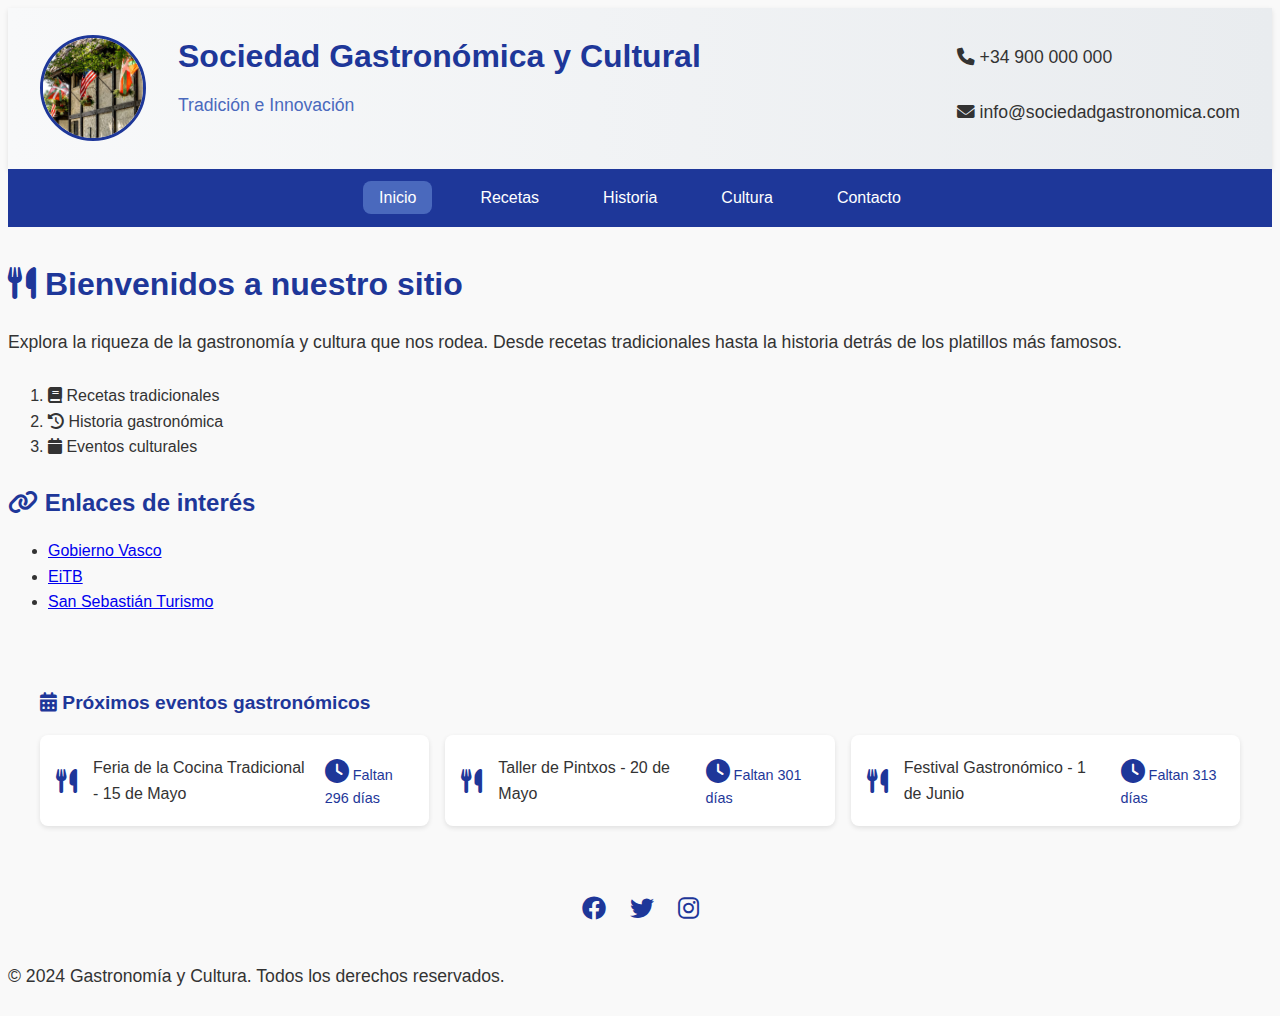
<file: index.html>
<!DOCTYPE html>
<html lang="es">
<head>
    <meta charset="UTF-8">
    <meta name="viewport" content="width=device-width, initial-scale=1.0">
    <meta name="description" content="Sociedad Gastronómica y Cultural del País Vasco. Descubre nuestra rica gastronomía, eventos culturales y tradiciones culinarias vascas.">
    <title>Inicio - Gastronomía y Cultura</title>
    <link rel="stylesheet" href="estilos/estilos.css">
    <link rel="stylesheet" href="https://cdnjs.cloudflare.com/ajax/libs/font-awesome/6.0.0/css/all.min.css">
</head>
<body>
    <!-- Cabecera con logo y título principal -->
<header class="main-header">
    <div class="header-content">
        <div class="logo-title">
            <div class="logo-wrapper">
                <img src="imagenes/Logo.jpg" alt="Logo del sitio" id="logo">
            </div>
            <div class="title-wrapper">
                <h1>Sociedad Gastronómica y Cultural</h1>
                <p class="subtitle">Tradición e Innovación</p>
            </div>
        </div>
        <div class="header-extra">
            <div class="contact-info">
                <p><i class="fas fa-phone"></i> +34 900 000 000</p>
                <p><i class="fas fa-envelope"></i> info@sociedadgastronomica.com</p>
            </div>
        </div>
    </div>
</header>

    <!-- Menú de navegación principal -->
    <nav>
        <ul>
            <li><a href="index.html" class="active">Inicio</a></li>
            <li><a href="recetas.html">Recetas</a></li>
            <li><a href="historia.html">Historia</a></li>
            <li><a href="cultura.html">Cultura</a></li>
            <li><a href="contacto.html">Contacto</a></li>
        </ul>
    </nav>
    <!-- Sección de bienvenida -->
    
        <main>
        <section class="welcome-section">
            <h2><i class="fas fa-utensils"></i> Bienvenidos a nuestro sitio</h2>
            <p>Explora la riqueza de la gastronomía y cultura que nos rodea. Desde recetas tradicionales hasta la historia detrás de los platillos más famosos.</p>
        </section>

        <!-- Secciones destacadas con listas ordenadas y desordenadas -->
        <ol class="main-sections-list">
            <li><i class="fas fa-book"></i> Recetas tradicionales</li>
            <li><i class="fas fa-history"></i> Historia gastronómica</li>
            <li><i class="fas fa-calendar"></i> Eventos culturales</li>
        </ol>
        
        

<!-- Enlaces de interés -->
<section class="links-section">
    <h3><i class="fas fa-link" aria-hidden="true"></i> Enlaces de interés</h3>
    <ul class="links-list">
        <li><a href="https://www.euskadi.eus/" target="_blank" rel="noopener">Gobierno Vasco</a></li>
        <li><a href="https://www.eitb.eus/" target="_blank" rel="noopener">EiTB</a></li>
        <li><a href="https://www.sansebastianturismo.com/" target="_blank" rel="noopener">San Sebastián Turismo</a></li>
    </ul>
</section>

<!-- Eventos -->
<section class="events-section">
    <h4><i class="fas fa-calendar-alt" aria-hidden="true"></i> Próximos eventos gastronómicos</h4>
    <div class="events-grid">
        <div class="event-item">
            <i class="fas fa-utensils" aria-hidden="true"></i>
            <span>Feria de la Cocina Tradicional - 15 de Mayo</span>
        </div>
        <div class="event-item">
            <i class="fas fa-utensils" aria-hidden="true"></i>
            <span>Taller de Pintxos - 20 de Mayo</span>
        </div>
        <div class="event-item">
            <i class="fas fa-utensils" aria-hidden="true"></i>
            <span>Festival Gastronómico - 1 de Junio</span>
        </div>
    </div>
</section>
</main>

<!-- Pie de página -->
<footer class="main-footer">
    <div class="footer-content">
        <div class="contact-info">
        </div>
        <div class="social-links">
            <a href="https://facebook.com/sociedadgastronomica" target="_blank" rel="noopener" aria-label="Síguenos en Facebook"><i class="fab fa-facebook"></i></a>
            <a href="https://twitter.com/sociedadgastronomica" target="_blank" rel="noopener" aria-label="Síguenos en Twitter"><i class="fab fa-twitter"></i></a>
            <a href="https://instagram.com/sociedadgastronomica" target="_blank" rel="noopener" aria-label="Síguenos en Instagram"><i class="fab fa-instagram"></i></a>
        </div>
        <p class="copyright">&copy; 2024 Gastronomía y Cultura. Todos los derechos reservados.</p>
    </div>
</footer>
<script src="funciones/funciones.js"></script>
</body>
</html>
</file>
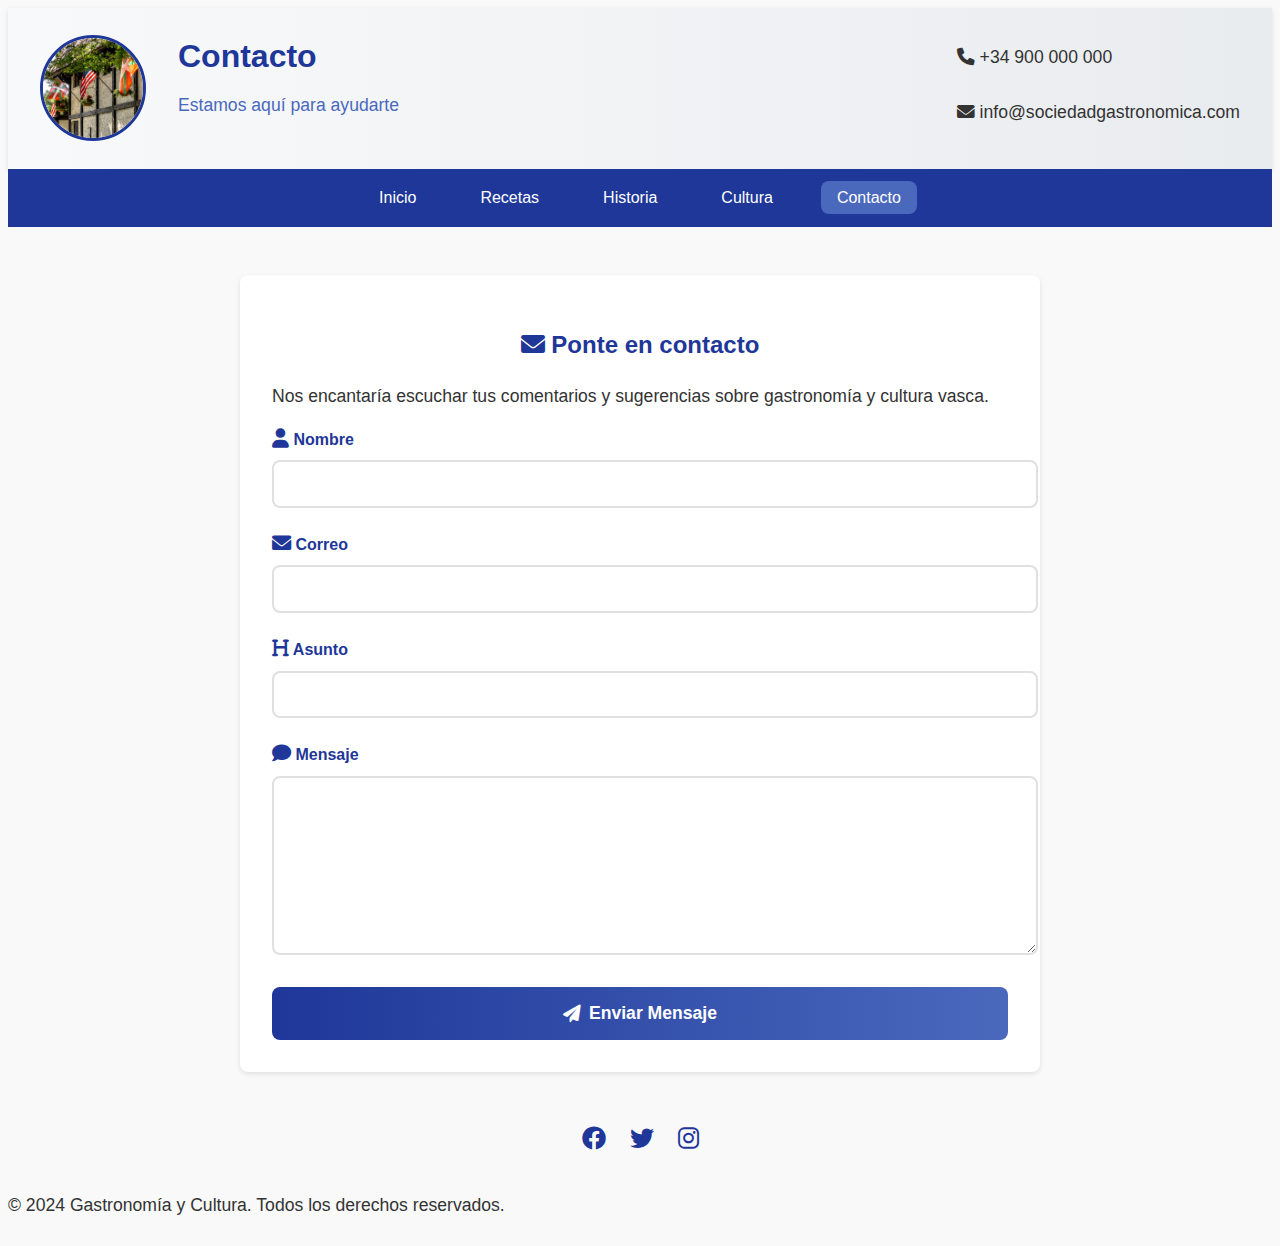
<file: contacto.html>
<!DOCTYPE html>
<html lang="es">
<head>
    <meta charset="UTF-8">
    <meta name="viewport" content="width=device-width, initial-scale=1.0">
    <meta name="description" content="Contacta con nuestra Sociedad Gastronómica y Cultural del País Vasco. Envíanos tus consultas, sugerencias o reservas para eventos gastronómicos y culturales.">
    <title>Contacto - Gastronomía y Cultura</title>
    <link rel="stylesheet" href="estilos/estilos.css">
    <link rel="stylesheet" href="https://cdnjs.cloudflare.com/ajax/libs/font-awesome/6.0.0/css/all.min.css">
</head>
<body>
    <!-- Cabecera con logo y título principal -->
    <header class="main-header">
        <div class="header-content">
            <!-- Sección izquierda: logo y título -->
            <div class="logo-title">
                <div class="logo-wrapper">
                    <img src="imagenes/Logo.jpg" alt="Logo del sitio" id="logo">
                </div>
                <div class="title-wrapper">
                    <h1>Contacto</h1>
                    <p class="subtitle">Estamos aquí para ayudarte</p>
                </div>
            </div>
            <!-- Sección derecha: información de contacto -->
            <div class="header-extra">
                <div class="contact-info">
                    <p><i class="fas fa-phone"></i> +34 900 000 000</p>
                    <p><i class="fas fa-envelope"></i> info@sociedadgastronomica.com</p>
                </div>
            </div>
        </div>
    </header>

    <!-- Menú de navegación con enlaces a otras páginas -->
    <nav class="main-nav">
        <ul>
            <li><a href="index.html">Inicio</a></li>
            <li><a href="recetas.html">Recetas</a></li>
            <li><a href="historia.html">Historia</a></li>
            <li><a href="cultura.html">Cultura</a></li>
            <li><a href="contacto.html" class="active">Contacto</a></li>
        </ul>
    </nav>

    <!-- Contenido principal: formulario de contacto -->
    <main class="contact-container">
        <section class="contact-form">
            <form action="mailto:info@sociedadgastronomica.com" method="post">
            <h2><i class="fas fa-envelope"></i> Ponte en contacto</h2>
            <p>Nos encantaría escuchar tus comentarios y sugerencias sobre gastronomía y cultura vasca.</p>
            <form id="contactForm">
                <div class="form-group">
                    <label for="nombre"><i class="fas fa-user"></i> Nombre</label>
                    <input type="text" id="nombre" name="nombre" required>
                </div>
                <div class="form-group">
                    <label for="correo"><i class="fas fa-envelope"></i> Correo</label>
                    <input type="email" id="correo" name="correo" required>
                </div>
                <div class="form-group">
                    <label for="asunto"><i class="fas fa-heading"></i> Asunto</label>
                    <input type="text" id="asunto" name="asunto" required>
                </div>
                <div class="form-group">
                    <label for="mensaje"><i class="fas fa-comment"></i> Mensaje</label>
                    <textarea id="mensaje" name="mensaje" required></textarea>
                </div>
                <button type="submit"><i class="fas fa-paper-plane"></i> Enviar Mensaje</button>
            </form>
        </section>
    </main>

    <!-- Pie de página -->
    <footer class="main-footer">
        <div class="footer-content">
            <div class="contact-info">
            </div>
            <div class="social-links">
                <a href="https://facebook.com/sociedadgastronomica" target="_blank" rel="noopener" aria-label="Síguenos en Facebook"><i class="fab fa-facebook"></i></a>
                <a href="https://twitter.com/sociedadgastronomica" target="_blank" rel="noopener" aria-label="Síguenos en Twitter"><i class="fab fa-twitter"></i></a>
                <a href="https://instagram.com/sociedadgastronomica" target="_blank" rel="noopener" aria-label="Síguenos en Instagram"><i class="fab fa-instagram"></i></a>
            </div>
            <p>&copy; 2024 Gastronomía y Cultura. Todos los derechos reservados.</p>
        </div>
    </footer>
    <script src="funciones/funciones.js"></script>
</body>
</html>
</file>
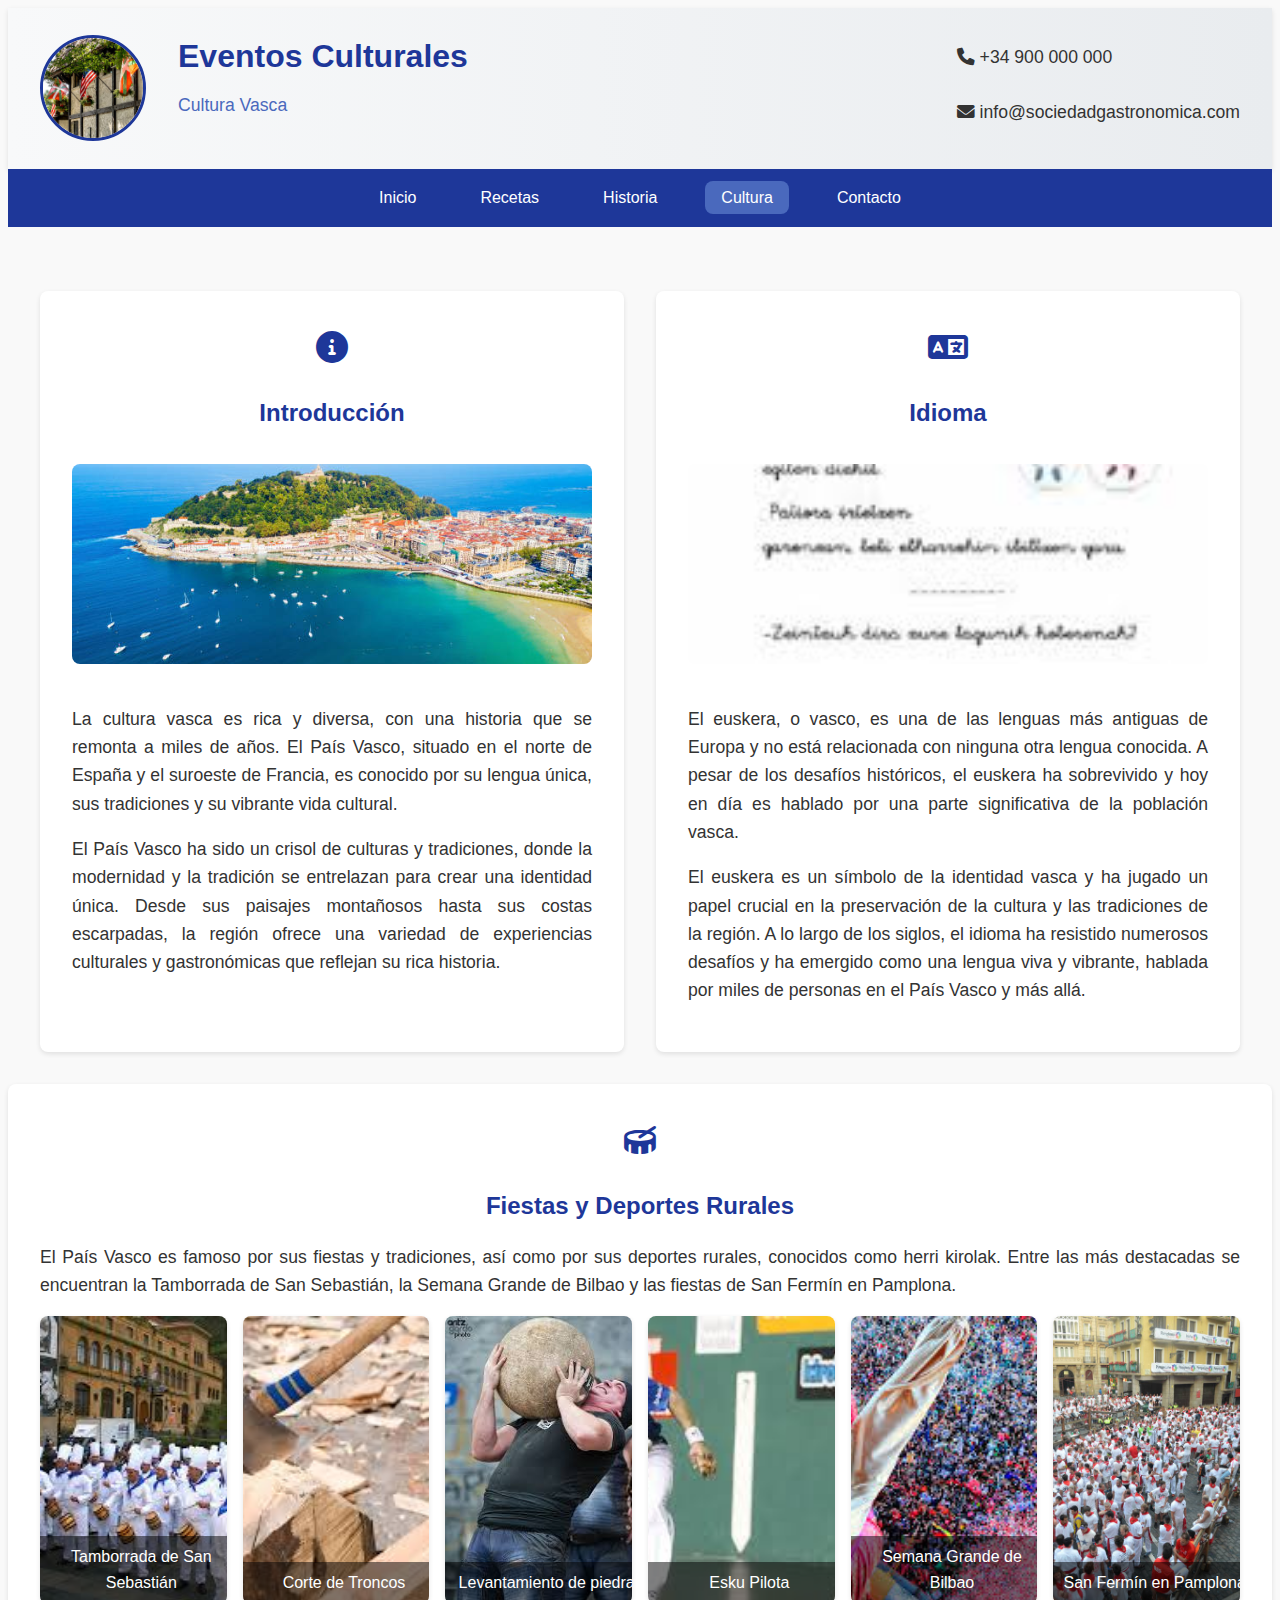
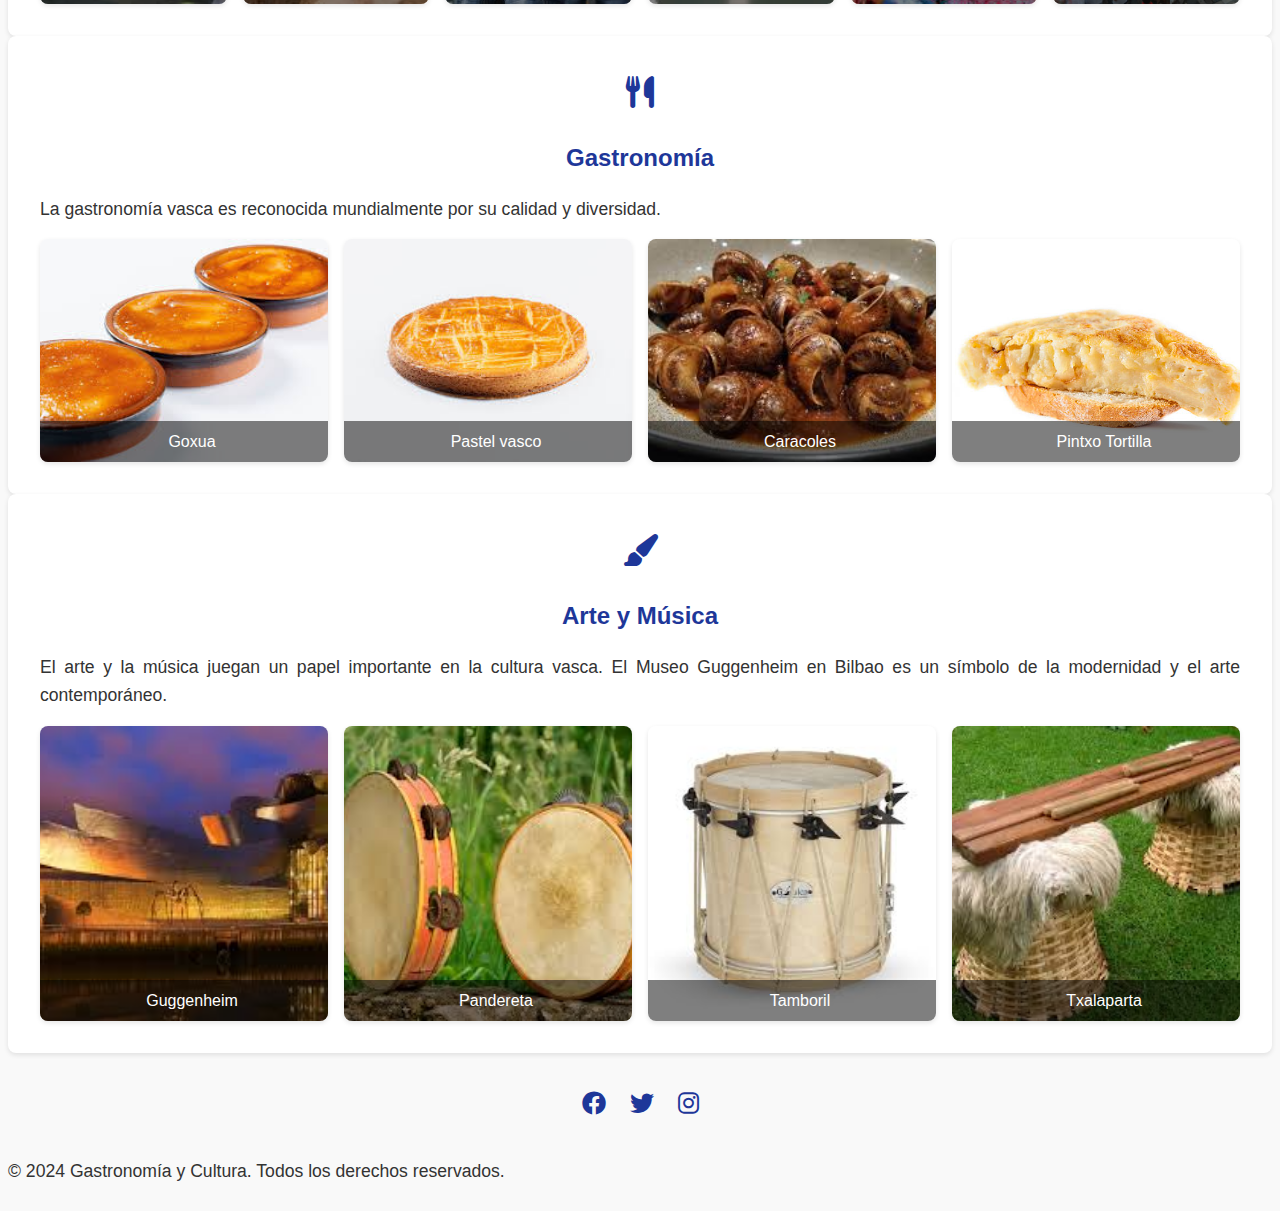
<file: cultura.html>
<!DOCTYPE html>
<html lang="es">
<head>
    <meta charset="UTF-8">
    <meta name="viewport" content="width=device-width, initial-scale=1.0">
    <meta name="description" content="Descubre la rica cultura vasca, sus tradiciones, festividades, deportes rurales y manifestaciones artísticas. Una ventana a la identidad cultural del País Vasco.">
    <title>Cultura Vasca</title>
    <link rel="stylesheet" href="estilos/estilos.css">
    <link rel="stylesheet" href="https://cdnjs.cloudflare.com/ajax/libs/font-awesome/6.0.0/css/all.min.css">
</head>
<!-- Contenido visible de la página -->
<body>
<!-- Cabecera con logo y título principal -->
<header class="main-header">
    <div class="header-content">
        <!-- Sección izquierda: logo y título -->
        <div class="logo-title">
            <div class="logo-wrapper">
                <img src="imagenes/Logo.jpg" alt="Logo del sitio" id="logo">
            </div>
            <div class="title-wrapper">
                <h1>Eventos Culturales</h1>
                <p class="subtitle">Cultura Vasca</p>
            </div>
        </div>
        <!-- Sección derecha: información de contacto -->
        <div class="header-extra">
            <div class="contact-info">
                <p><i class="fas fa-phone"></i> +34 900 000 000</p>
                <p><i class="fas fa-envelope"></i> info@sociedadgastronomica.com</p>
            </div>
        </div>
    </div>
</header> 

<!-- Menú de navegación con enlaces a otras páginas -->
    <nav class="main-nav">
        <ul>
            <li><a href="index.html">Inicio</a></li>
            <li><a href="recetas.html">Recetas</a></li>
            <li><a href="historia.html">Historia</a></li>
            <li><a href="cultura.html" class="active">Cultura</a></li>
            <li><a href="contacto.html">Contacto</a></li>
        </ul>
    </nav>

    <main class="culture-container">
        <!-- Sección de Introducción -->
        <section class="culture-card">
            <div class="culture-icon">
                <i class="fas fa-info-circle"></i>
            </div>
            <h2>Introducción</h2>
            <img src="imagenes/Pais Vasco.jpg" alt="País Vasco" class="culture-image">
            <p>La cultura vasca es rica y diversa, con una historia que se remonta a miles de años. El País Vasco, situado en el norte de España y el suroeste de Francia, es conocido por su lengua única, sus tradiciones y su vibrante vida cultural.</p>
            <p>El País Vasco ha sido un crisol de culturas y tradiciones, donde la modernidad y la tradición se entrelazan para crear una identidad única. Desde sus paisajes montañosos hasta sus costas escarpadas, la región ofrece una variedad de experiencias culturales y gastronómicas que reflejan su rica historia.</p>
        </section>
    
        <!-- Sección de Idioma -->
        <section class="culture-card">
            <div class="culture-icon">
                <i class="fas fa-language"></i>
            </div>
            <h2>Idioma</h2>
            <img src="imagenes/texto euskera.jpeg" alt="Texto en euskera" class="culture-image">
            <p>El euskera, o vasco, es una de las lenguas más antiguas de Europa y no está relacionada con ninguna otra lengua conocida. A pesar de los desafíos históricos, el euskera ha sobrevivido y hoy en día es hablado por una parte significativa de la población vasca.</p>
            <p>El euskera es un símbolo de la identidad vasca y ha jugado un papel crucial en la preservación de la cultura y las tradiciones de la región. A lo largo de los siglos, el idioma ha resistido numerosos desafíos y ha emergido como una lengua viva y vibrante, hablada por miles de personas en el País Vasco y más allá.</p>
        </section>
    </main>

        <!-- Sección de Fiestas y Deportes Rurales -->
        <section class="culture-card">
            <div class="culture-icon">
                <i class="fas fa-drum"></i>
            </div>
            <h2>Fiestas y Deportes Rurales</h2>
            <p>El País Vasco es famoso por sus fiestas y tradiciones, así como por sus deportes rurales, conocidos como herri kirolak. Entre las más destacadas se encuentran la Tamborrada de San Sebastián, la Semana Grande de Bilbao y las fiestas de San Fermín en Pamplona.</p>
            <div class="combined-grid">
                <div class="combined-item">
                    <img src="imagenes/Tamborrada Donosti.jpeg" alt="Tamborrada">
                    <span>Tamborrada de San Sebastián</span>
                </div>
                <div class="combined-item">
                    <img src="imagenes/Corte tronco.jpeg" alt="Corte de troncos">
                    <span>Corte de Troncos</span>
                </div>
                <div class="combined-item">
                    <img src="imagenes/Levantamiento Piedra.jpeg" alt="Levantamiento de piedra">
                    <span>Levantamiento de piedra</span>
                </div>
                <div class="combined-item">
                    <img src="imagenes/Esku-Pilota.jpeg" alt="Deportes rurales vascos">
                    <span>Esku Pilota</span>
                </div>
                <div class="combined-item">
                    <img src="imagenes/Semana Grande.jpeg" alt="Semana Grande de Bilbao">
                    <span>Semana Grande de Bilbao</span>
                </div>
                <div class="combined-item">
                    <img src="imagenes/San Fermin.jpg" alt="San Fermín en Pamplona">
                    <span>San Fermín en Pamplona</span>
                </div>
            </div>
        </section>
                
                
            </div>
        </section>
        <!-- Sección Gastronomia-->
        <section class="culture-card">
            <div class="culture-icon">
                <i class="fas fa-utensils"></i>
            </div>
            <h2>Gastronomía</h2>
            <p>La gastronomía vasca es reconocida mundialmente por su calidad y diversidad.</p>
            <div class="food-grid">
                <div class="food-item">
                    <img src="imagenes/goxua.jpeg" alt="Goxua">
                    <span>Goxua</span>
                </div>
                <div class="food-item">
                    <img src="imagenes/Pastel-vasco.jpeg" alt="Pastel vasco">
                    <span>Pastel vasco</span>
                </div>
                <div class="food-item">
                    <img src="imagenes/caracoles.jpeg" alt="Caracoles">
                    <span>Caracoles</span>
                </div>
                <div class="food-item">
                    <img src="imagenes/Pintxo-Tortilla.jpg" alt="Pintxo de tortilla">
                    <span>Pintxo Tortilla</span>
                </div>
            </div>
        </section>
    <!-- Sección de Arte y Música -->
        <section class="culture-card">
            <div class="culture-icon">
                <i class="fas fa-paint-brush"></i>
            </div>
            <h2>Arte y Música</h2>
            <p>El arte y la música juegan un papel importante en la cultura vasca. El Museo Guggenheim en Bilbao es un símbolo de la modernidad y el arte contemporáneo.</p>
            <div class="music-instruments"></div>
            <div class="music-grid">
                <div class="music-item">
                    <img src="imagenes/gugen.jpeg" alt="Guggenheim">
                    <span>Guggenheim</span>
                </div>
                <div class="music-item">
                    <img src="imagenes/pandereta.jpeg" alt="Pandereta">
                    <span>Pandereta</span>
                </div>
                <div class="music-item">
                    <img src="imagenes/Tamboril.jpeg" alt="Tamboril">
                    <span>Tamboril</span>
                </div>
                <div class="music-item">
                    <img src="imagenes/Txalaparta.jpeg" alt="Txalaparta">
                    <span>Txalaparta</span>
                </div>
            </div>
        </section>
    </main>

    <!-- Pie de página -->
    <footer class="main-footer">
        <div class="footer-content">
            <div class="contact-info">
            </div>
            
            <div class="social-links">
                <a href="https://facebook.com/sociedadgastronomica" target="_blank" rel="noopener" aria-label="Síguenos en Facebook"><i class="fab fa-facebook"></i></a>
                <a href="https://twitter.com/sociedadgastronomica" target="_blank" rel="noopener" aria-label="Síguenos en Twitter"><i class="fab fa-twitter"></i></a>
                <a href="https://instagram.com/sociedadgastronomica" target="_blank" rel="noopener" aria-label="Síguenos en Instagram"><i class="fab fa-instagram"></i></a>
            </div>
            <p class="copyright">&copy; 2024 Gastronomía y Cultura. Todos los derechos reservados.</p>
        </div>
    </footer>
    <script src="funciones/funciones.js"></script>
</body>
</html>
</file>
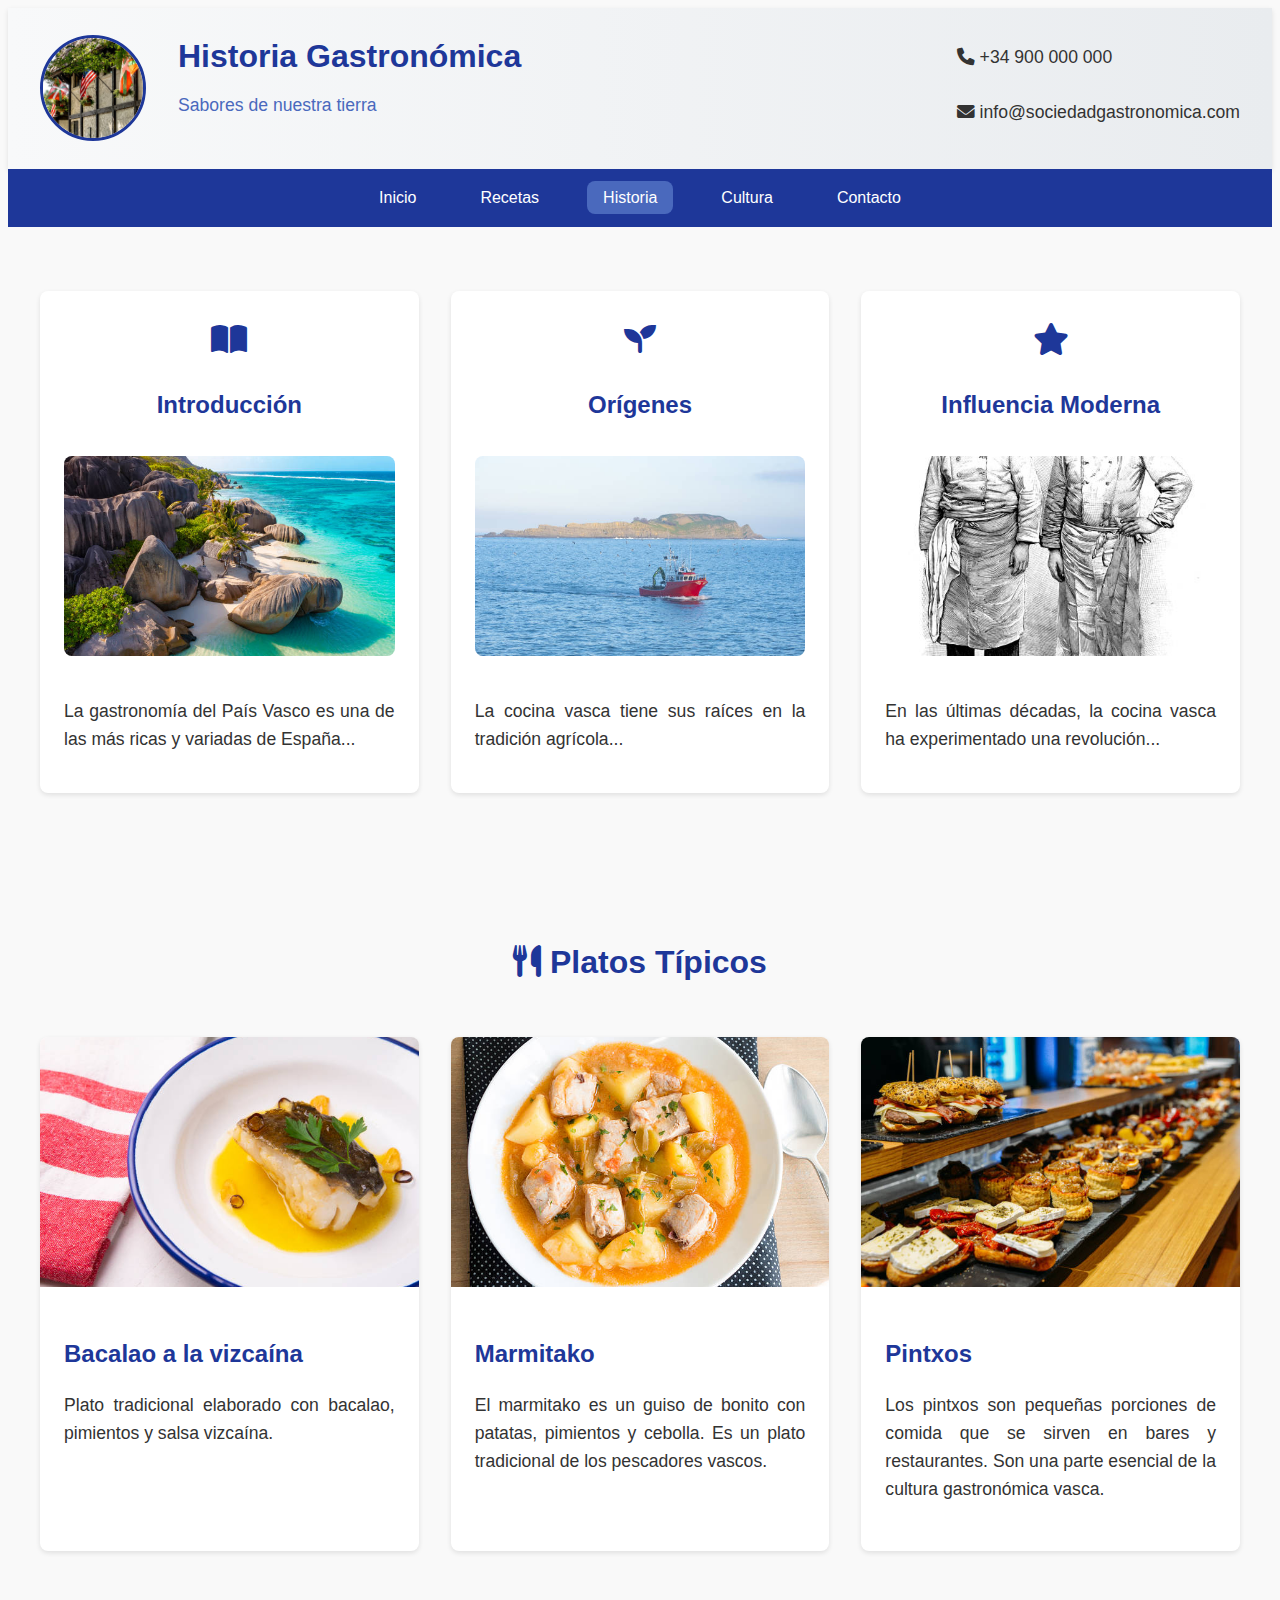
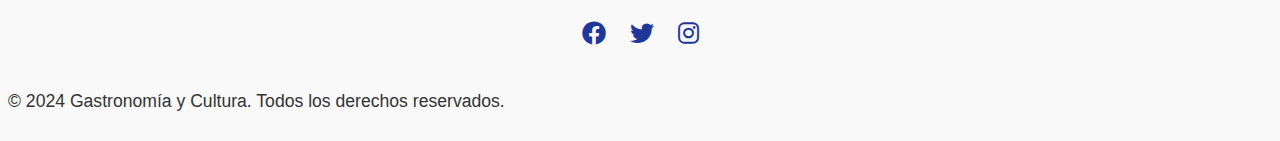
<file: historia.html>
<!DOCTYPE html>
<html lang="es">
<head>
    <meta charset="UTF-8">
    <meta name="viewport" content="width=device-width, initial-scale=1.0">
    <meta name="description" content="Descubre la rica historia gastronómica del País Vasco, sus orígenes, evolución y platos tradicionales que han perdurado a través del tiempo.">
    <title>Historia Gastronómica del País Vasco</title>
    <link rel="stylesheet" href="estilos/estilos.css">
    <link rel="stylesheet" href="https://cdnjs.cloudflare.com/ajax/libs/font-awesome/6.0.0/css/all.min.css">
</head>
<body>
    <!-- Cabecera con logo y título principal -->
<header class="main-header">
    <div class="header-content">
        <div class="logo-title">
            <div class="logo-wrapper">
                <img src="imagenes/Logo.jpg" alt="Logo del sitio" id="logo">
            </div>
            <div class="title-wrapper">
                <h1>Historia Gastronómica</h1>
                <p class="subtitle">Sabores de nuestra tierra</p>
            </div>
        </div>
        <div class="header-extra">
            <div class="contact-info">
                <p><i class="fas fa-phone"></i> +34 900 000 000</p>
                <p><i class="fas fa-envelope"></i> info@sociedadgastronomica.com</p>
            </div>
        </div>
    </div>
</header>

    <nav class="main-nav">
        <ul>
            <li><a href="index.html">Inicio</a></li>
            <li><a href="recetas.html">Recetas</a></li>
            <li><a href="historia.html" class="active">Historia</a></li>
            <li><a href="cultura.html">Cultura</a></li>
            <li><a href="contacto.html">Contacto</a></li>
        </ul>
    </nav>

    <main class="history-container">
        <div class="history-grid">
            <!-- Introducción -->
            <section class="history-card">
                <div class="history-icon">
                    <i class="fas fa-book-open"></i>
                </div>
                <h2>Introducción</h2>
                <img src="imagenes/Panoramica.jpg" alt="Panorámica del País Vasco" class="history-image">
                <p>La gastronomía del País Vasco es una de las más ricas y variadas de España...</p>
            </section>
            
            <!-- Orígenes -->
            <section class="history-card">
                <div class="history-icon">
                    <i class="fas fa-seedling"></i>
                </div>
                <h2>Orígenes</h2>
                <img src="imagenes/Pescadores.jpg" alt="Pescadores tradicionales" class="history-image">
                <p>La cocina vasca tiene sus raíces en la tradición agrícola...</p>
            </section>
            
            <!-- Influencia Moderna -->
            <section class="history-card">
                <div class="history-icon">
                    <i class="fas fa-star"></i>
                </div>
                <h2>Influencia Moderna</h2>
                <img src="imagenes/chef-modernos.jpg" alt="Chefs modernos" class="history-image">
                <p>En las últimas décadas, la cocina vasca ha experimentado una revolución...</p>
            </section>
        </div>
    </main>

<!-- Sección de Platos Típicos mejorada -->
<section class="platos-section">
    <h2 class="section-title"><i class="fas fa-utensils"></i> Platos Típicos</h2>
    <div class="platos-grid">
        <div class="plato-card">
            <div class="plato-image">
                <img src="imagenes/Bacalao.jpg" alt="Bacalao a la vizcaína">
            </div>
            <div class="plato-content">
                <h3>Bacalao a la vizcaína</h3>
                <p>Plato tradicional elaborado con bacalao, pimientos y salsa vizcaína.</p>
            </div>
        </div>
        <div class="plato-card">
            <div class="plato-image">
                <img src="imagenes/Marmitako.jpg" alt="Marmitako">
            </div>
            <div class="plato-content">
                <h3>Marmitako</h3>
                <p>El marmitako es un guiso de bonito con patatas, pimientos y cebolla. Es un plato tradicional de los pescadores vascos.</p>
            </div>
        </div>
        <div class="plato-card">
            <div class="plato-image">
                <img src="imagenes/Pintxos.jpg" alt="Pintxos">
            </div>
            <div class="plato-content">
                <h3>Pintxos</h3>
                <p>Los pintxos son pequeñas porciones de comida que se sirven en bares y restaurantes. Son una parte esencial de la cultura gastronómica vasca.</p>
            </div>
        </div>
    </div>
</section>        


<footer class="main-footer">
    <div class="footer-content">
        <div class="contact-info">
        </div>
        
        <div class="social-links">
            <a href="https://facebook.com/sociedadgastronomica" target="_blank" rel="noopener" aria-label="Síguenos en Facebook"><i class="fab fa-facebook"></i></a>
            <a href="https://twitter.com/sociedadgastronomica" target="_blank" rel="noopener" aria-label="Síguenos en Twitter"><i class="fab fa-twitter"></i></a>
            <a href="https://instagram.com/sociedadgastronomica" target="_blank" rel="noopener" aria-label="Síguenos en Instagram"><i class="fab fa-instagram"></i></a>
        </div>
        <p class="copyright">&copy; 2024 Gastronomía y Cultura. Todos los derechos reservados.</p>
    </div>
</footer>    
<script src="funciones/funciones.js"></script>
</body>
</html>
</file>
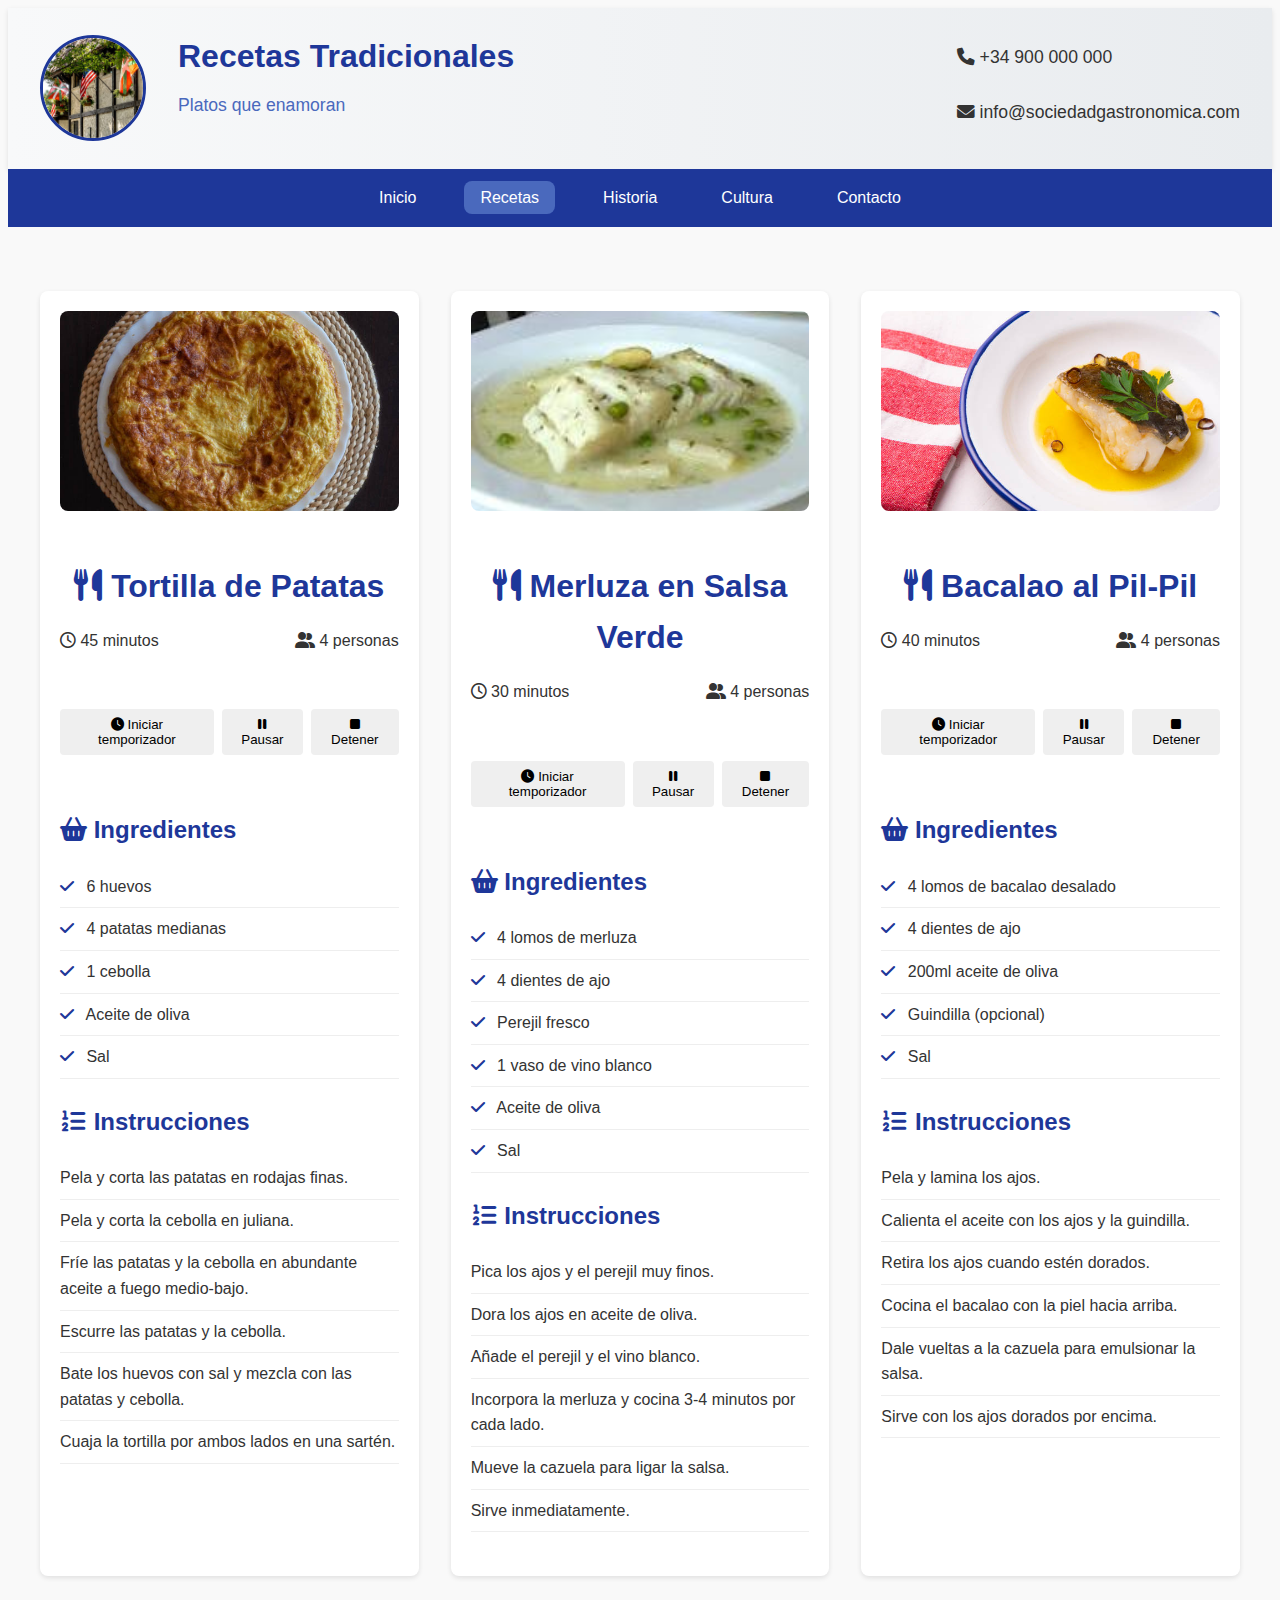
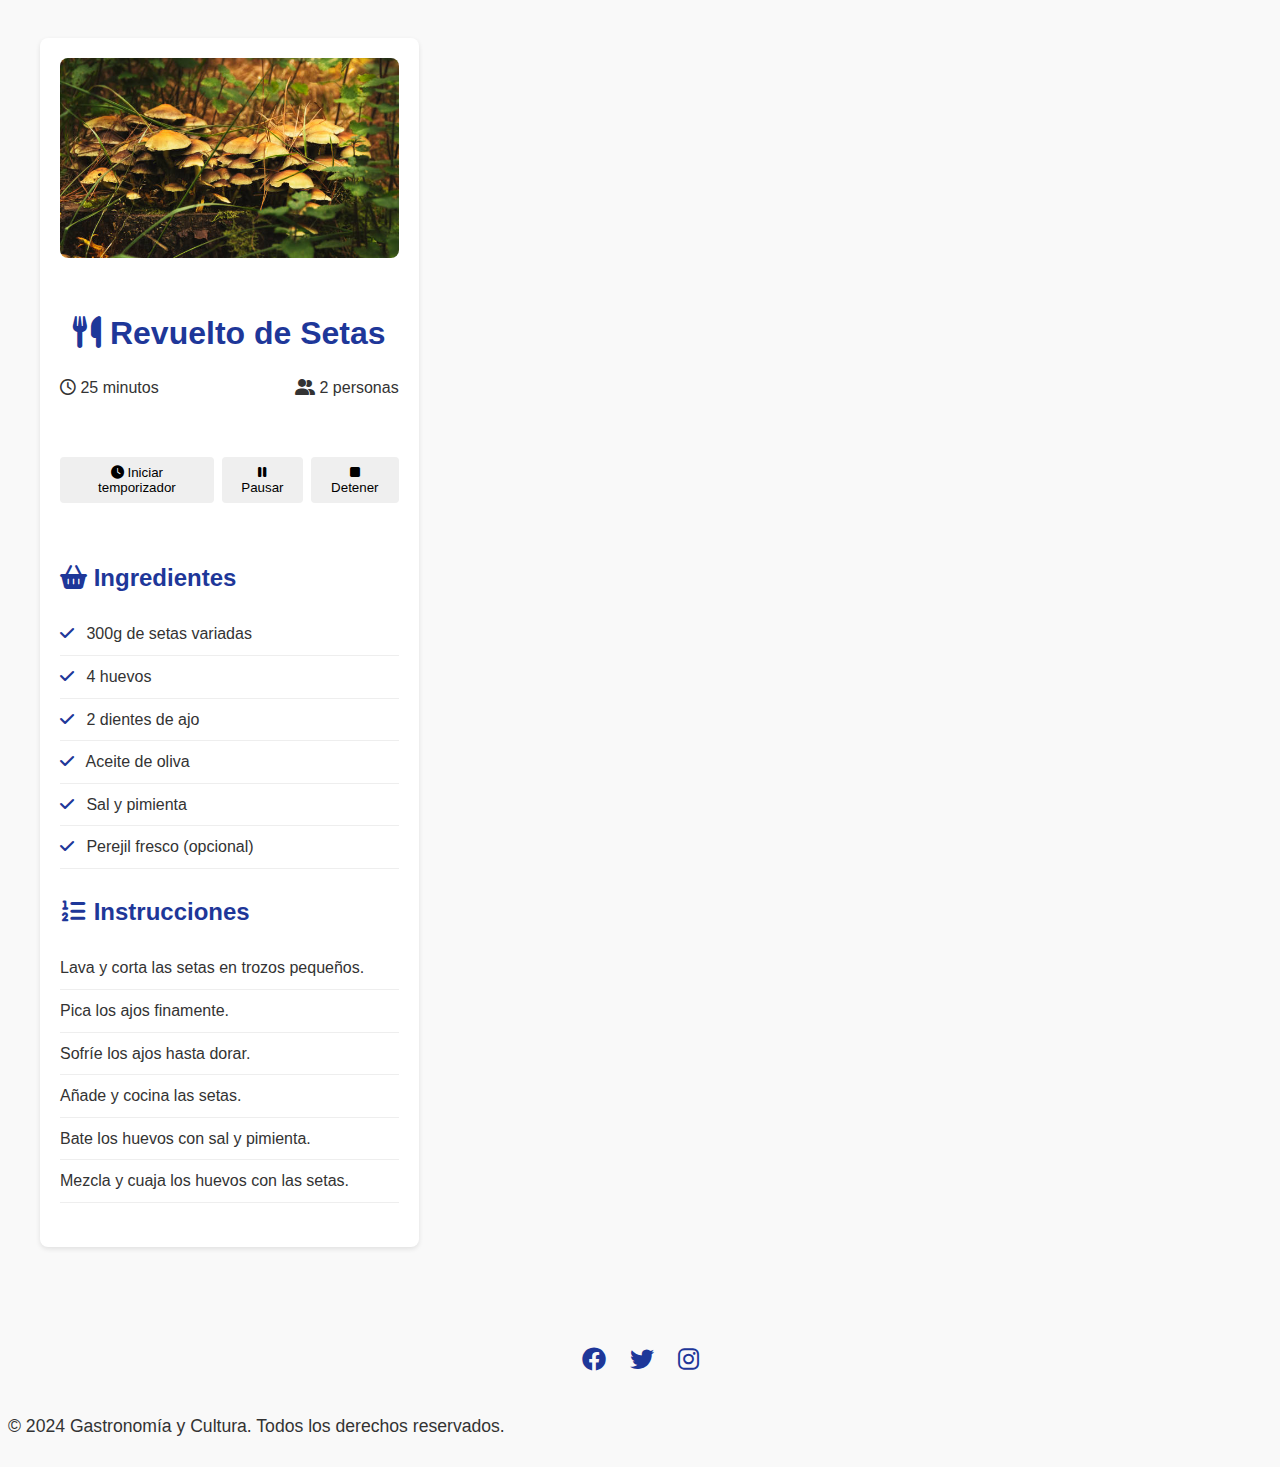
<file: recetas.html>
<!DOCTYPE html>
<html lang="es">
<head>
    <meta charset="UTF-8">
    <meta name="viewport" content="width=device-width, initial-scale=1.0">
    <title>Recetas - Gastronomía y Cultura</title>
    <link rel="stylesheet" href="estilos/estilos.css">
    <link rel="stylesheet" href="https://cdnjs.cloudflare.com/ajax/libs/font-awesome/6.0.0/css/all.min.css">
</head>
<body>
    <!-- Cabecera con logo y título principal -->
<header class="main-header">
    <div class="header-content">
        <div class="logo-title">
            <div class="logo-wrapper">
                <img src="imagenes/Logo.jpg" alt="Logo del sitio" id="logo">
            </div>
            <div class="title-wrapper">
                <h1>Recetas Tradicionales</h1>
                <p class="subtitle">Platos que enamoran</p>
            </div>
        </div>
        <div class="header-extra">
            <div class="contact-info">
                <p><i class="fas fa-phone"></i> +34 900 000 000</p>
                <p><i class="fas fa-envelope"></i> info@sociedadgastronomica.com</p>
            </div>
        </div>
    </div>
</header>

    <nav class="main-nav">
        <ul>
            <li><a href="index.html">Inicio</a></li>
            <li><a href="recetas.html" class="active">Recetas</a></li>
            <li><a href="historia.html">Historia</a></li>
            <li><a href="cultura.html">Cultura</a></li>
            <li><a href="contacto.html">Contacto</a></li>
        </ul>
    </nav>
    
    <main class="recipes-container">
        <section class="recipe-card">
            <div class="recipe-header">
                <img src="imagenes/Tortilla-patata.jpg" alt="Tortilla de Patatas" class="recipe-image">
                <h2><i class="fas fa-utensils"></i> Tortilla de Patatas</h2>
                <div class="recipe-meta">
                    <span><i class="far fa-clock"></i> 45 minutos</span>
                    <span><i class="fas fa-user-friends"></i> 4 personas</span>
                </div>
            </div>
    
            <div class="recipe-content">
                <div class="ingredients-section">
                    <h3><i class="fas fa-shopping-basket"></i> Ingredientes</h3>
                    <ul class="ingredients-list">
                        <li><i class="fas fa-check"></i> 6 huevos</li>
                        <li><i class="fas fa-check"></i> 4 patatas medianas</li>
                        <li><i class="fas fa-check"></i> 1 cebolla</li>
                        <li><i class="fas fa-check"></i> Aceite de oliva</li>
                        <li><i class="fas fa-check"></i> Sal</li>
                    </ul>
                </div>
    
                <div class="instructions-section">
                    <h3><i class="fas fa-list-ol"></i> Instrucciones</h3>
                    <ol class="instructions-list">
                        <li>Pela y corta las patatas en rodajas finas.</li>
                        <li>Pela y corta la cebolla en juliana.</li>
                        <li>Fríe las patatas y la cebolla en abundante aceite a fuego medio-bajo.</li>
                        <li>Escurre las patatas y la cebolla.</li>
                        <li>Bate los huevos con sal y mezcla con las patatas y cebolla.</li>
                        <li>Cuaja la tortilla por ambos lados en una sartén.</li>
                    </ol>
                </div>
            </div>
        </section>

        <!-- Merluza en Salsa Verde -->
<section class="recipe-card">
    <div class="recipe-header">
        <img src="imagenes/merluza.jpeg" alt="Merluza en Salsa Verde" class="recipe-image">
        <h2><i class="fas fa-utensils"></i> Merluza en Salsa Verde</h2>
        <div class="recipe-meta">
            <span><i class="far fa-clock"></i> 30 minutos</span>
            <span><i class="fas fa-user-friends"></i> 4 personas</span>
        </div>
    </div>

    <div class="recipe-content">
        <div class="ingredients-section">
            <h3><i class="fas fa-shopping-basket"></i> Ingredientes</h3>
            <ul class="ingredients-list">
                <li><i class="fas fa-check"></i> 4 lomos de merluza</li>
                <li><i class="fas fa-check"></i> 4 dientes de ajo</li>
                <li><i class="fas fa-check"></i> Perejil fresco</li>
                <li><i class="fas fa-check"></i> 1 vaso de vino blanco</li>
                <li><i class="fas fa-check"></i> Aceite de oliva</li>
                <li><i class="fas fa-check"></i> Sal</li>
            </ul>
        </div>

        <div class="instructions-section">
            <h3><i class="fas fa-list-ol"></i> Instrucciones</h3>
            <ol class="instructions-list">
                <li>Pica los ajos y el perejil muy finos.</li>
                <li>Dora los ajos en aceite de oliva.</li>
                <li>Añade el perejil y el vino blanco.</li>
                <li>Incorpora la merluza y cocina 3-4 minutos por cada lado.</li>
                <li>Mueve la cazuela para ligar la salsa.</li>
                <li>Sirve inmediatamente.</li>
            </ol>
        </div>
    </div>
</section>

<!-- Bacalao al Pil-Pil -->
<section class="recipe-card">
    <div class="recipe-header">
        <img src="imagenes/Bacalao.jpg" alt="Bacalao al Pil-Pil" class="recipe-image">
        <h2><i class="fas fa-utensils"></i> Bacalao al Pil-Pil</h2>
        <div class="recipe-meta">
            <span><i class="far fa-clock"></i> 40 minutos</span>
            <span><i class="fas fa-user-friends"></i> 4 personas</span>
        </div>
    </div>

    <div class="recipe-content">
        <div class="ingredients-section">
            <h3><i class="fas fa-shopping-basket"></i> Ingredientes</h3>
            <ul class="ingredients-list">
                <li><i class="fas fa-check"></i> 4 lomos de bacalao desalado</li>
                <li><i class="fas fa-check"></i> 4 dientes de ajo</li>
                <li><i class="fas fa-check"></i> 200ml aceite de oliva</li>
                <li><i class="fas fa-check"></i> Guindilla (opcional)</li>
                <li><i class="fas fa-check"></i> Sal</li>
            </ul>
        </div>

        <div class="instructions-section">
            <h3><i class="fas fa-list-ol"></i> Instrucciones</h3>
            <ol class="instructions-list">
                <li>Pela y lamina los ajos.</li>
                <li>Calienta el aceite con los ajos y la guindilla.</li>
                <li>Retira los ajos cuando estén dorados.</li>
                <li>Cocina el bacalao con la piel hacia arriba.</li>
                <li>Dale vueltas a la cazuela para emulsionar la salsa.</li>
                <li>Sirve con los ajos dorados por encima.</li>
            </ol>
        </div>
    </div>
</section>
    
        <section class="recipe-card">
            <div class="recipe-header">
                <img src="imagenes/setas.jpg" alt="Revuelto de Setas" class="recipe-image">
                <h2><i class="fas fa-utensils"></i> Revuelto de Setas</h2>
                <div class="recipe-meta">
                    <span><i class="far fa-clock"></i> 25 minutos</span>
                    <span><i class="fas fa-user-friends"></i> 2 personas</span>
                </div>
            </div>
    
            <div class="recipe-content">
                <div class="ingredients-section">
                    <h3><i class="fas fa-shopping-basket"></i> Ingredientes</h3>
                    <ul class="ingredients-list">
                        <li><i class="fas fa-check"></i> 300g de setas variadas</li>
                        <li><i class="fas fa-check"></i> 4 huevos</li>
                        <li><i class="fas fa-check"></i> 2 dientes de ajo</li>
                        <li><i class="fas fa-check"></i> Aceite de oliva</li>
                        <li><i class="fas fa-check"></i> Sal y pimienta</li>
                        <li><i class="fas fa-check"></i> Perejil fresco (opcional)</li>
                    </ul>
                </div>
    
                <div class="instructions-section">
                    <h3><i class="fas fa-list-ol"></i> Instrucciones</h3>
                    <ol class="instructions-list">
                        <li>Lava y corta las setas en trozos pequeños.</li>
                        <li>Pica los ajos finamente.</li>
                        <li>Sofríe los ajos hasta dorar.</li>
                        <li>Añade y cocina las setas.</li>
                        <li>Bate los huevos con sal y pimienta.</li>
                        <li>Mezcla y cuaja los huevos con las setas.</li>
                    </ol>
                </div>
            </div>
        </section>
    </main>
    
    <footer class="main-footer">
        <div class="footer-content">
            <div class="contact-info">
            </div>
            
            <div class="social-links">
                <a href="https://facebook.com/sociedadgastronomica" target="_blank" rel="noopener" aria-label="Síguenos en Facebook"><i class="fab fa-facebook"></i></a>
                <a href="https://twitter.com/sociedadgastronomica" target="_blank" rel="noopener" aria-label="Síguenos en Twitter"><i class="fab fa-twitter"></i></a>
                <a href="https://instagram.com/sociedadgastronomica" target="_blank" rel="noopener" aria-label="Síguenos en Instagram"><i class="fab fa-instagram"></i></a>
            </div>
            <p class="copyright">&copy; 2024 Gastronomía y Cultura. Todos los derechos reservados.</p>
        </div>
    </footer>
  <script src="funciones/funciones.js"></script>
</body>
</html>
</file>
<file: estilos/estilos.css>
/* Variables base */
:root {
    --primary-color: #1e3799;
    --secondary-color: #4a69bd;
    --background-light: #f8f9fa;
    --background-dark: #e9ecef;
    --bg-color: #f9f9f9;
    --text-color: #333;
    --spacing-base: 1rem;
    --border-radius: 8px;
    --box-shadow: 0 2px 5px rgba(0,0,0,0.1);
}

body {
    font-family: 'Segoe UI', Tahoma, Geneva, Verdana, sans-serif;
    line-height: 1.6;
    color: var(--text-color);
    background-color: var(--bg-color);
}

/* Contenedor común para todas las secciones */
.container {
    max-width: 1200px;
    margin: 0 auto;
    padding: 2rem;
}

/* Estilos de tarjetas comunes */
.card {
    background: white;
    border-radius: var(--border-radius);
    padding: 2rem;
    box-shadow: var(--box-shadow);
    transition: transform 0.3s ease;
}

.card:hover {
    transform: translateY(-5px);
}

/* Estilos de imágenes comunes */
.image {
    width: 100%;
    height: 200px;
    object-fit: cover;
    border-radius: var(--border-radius);
    margin: 1rem 0;
}

/* Estilos de texto comunes */
h1, h2, h3, h4 {
    color: var(--primary-color);
    margin-bottom: 1rem;
}

h1 { font-size: 2.5rem; }
h2 { font-size: 2rem; }
h3 { font-size: 1.5rem; }
h4 { font-size: 1.2rem; }

p {
    line-height: 1.8;
    color: var(--text-color);
    margin-bottom: 1.5rem;
    text-align: justify;
    font-size: 1.1rem;
}

/* Navegación común */
nav {
    background-color: var(--primary-color);
    padding: 1rem 0;
    margin-bottom: 2rem;
}

nav ul {
    list-style: none;
    padding: 0;
    margin: 0;
    display: flex;
    justify-content: center;
    gap: 2rem;
}

nav a {
    color: white;
    text-decoration: none;
    padding: 0.5rem 1rem;
    border-radius: var(--border-radius);
    transition: background-color 0.3s;
}

nav a:hover,
nav a.active {
    background-color: var(--secondary-color);
}


/* Media queries */
@media (max-width: 768px) {
    .header-content {
        flex-direction: column;
        gap: var(--spacing-base);
        text-align: center;
    }

    .logo-title {
        flex-direction: column;
    }

    .logo-wrapper {
        width: 80px;
        height: 80px;
    }
}

/* Estilos específicos para contacto manteniendo la base */
.contact-container {
    max-width: 800px;
    margin: 2rem auto;
    padding: var(--spacing-base);
}

.form-group {
    margin-bottom: 1.5rem;
    position: relative;
}

.form-group label {
    display: flex;
    align-items: center;
    gap: 0.5rem;
    margin-bottom: 0.8rem;
    color: var(--primary-color);
    font-weight: 600;
}

.form-group label i {
    font-size: 1.2rem;
}

.form-group input,
.form-group textarea {
    width: 100%;
    padding: 1rem;
    border: 2px solid #e0e0e0;
    border-radius: var(--border-radius);
    background-color: #fff;
    transition: all 0.3s ease;
}

.form-group input:focus,
.form-group textarea:focus {
    border-color: var(--primary-color);
    box-shadow: 0 0 0 3px rgba(30, 55, 153, 0.1);
    outline: none;
}

.form-group textarea {
    min-height: 150px;
    resize: vertical;
}

button[type="submit"] {
    width: 100%;
    padding: 1rem;
    background: linear-gradient(to right, var(--primary-color), var(--secondary-color));
    color: white;
    border: none;
    border-radius: var(--border-radius);
    font-size: 1.1rem;
    font-weight: 600;
    cursor: pointer;
    transition: all 0.3s ease;
    display: flex;
    align-items: center;
    justify-content: center;
    gap: 0.5rem;
}

button[type="submit"]:hover {
    transform: translateY(-2px);
    box-shadow: var(--box-shadow);
}

.social-links {
    display: flex;
    justify-content: center;
    gap: 2rem;
    margin: 2rem 0;
}

.social-links a {
    color: var(--primary-color);
    font-size: 1.5rem;
    transition: transform 0.3s ease;
}

.social-links a:hover {
    transform: scale(1.2);
    color: var(--secondary-color);
}

@media (max-width: 600px) {
    .contact-container {
        padding: 1rem;
    }
}

/* Header principal */
.main-header {
    background: linear-gradient(to right, var(--background-light), var(--background-dark));
    padding: var(--spacing-base) 0;
    box-shadow: var(--box-shadow);
}

.header-content {
    max-width: 1200px;
    margin: 0 auto;
    padding: 0 var(--spacing-base);
    display: flex;
    justify-content: space-between;
    align-items: center;
}

.logo-title {
    display: flex;
    align-items: center;
    gap: calc(var(--spacing-base) * 2);
}

.logo-wrapper {
    width: 100px;
    height: 100px;
    overflow: hidden;
    border-radius: 50%;
    border: 3px solid var(--primary-color);
}


#logo {
    width: 100%;
    height: 100%;
    object-fit: cover;
}

.title-wrapper {
    display: flex;
    flex-direction: column;
}

.title-wrapper h1 {
    font-size: 2rem;
    color: var(--primary-color);
    margin: 0;
}

.subtitle {
    font-size: 1.1rem;
    color: var(--secondary-color);
    margin-top: 0.5rem;
}

/* Efectos de hover para enlaces */
.nav a:hover {
    background-color: var(--secondary-color);
    transform: translateY(-2px);
    transition: all 0.3s ease;
}

/* Efecto hover para cards */
.recipe-card:hover,
.culture-card:hover {
    transform: translateY(-5px);
    box-shadow: 0 10px 20px rgba(0,0,0,0.1);
    transition: all 0.3s ease;
}

/* Animación para iconos */
.fas, .fab {
    transition: transform 0.3s ease;
}

.fas:hover, .fab:hover {
    transform: scale(1.2);
}

/* Efecto para imágenes */
.recipe-image:hover,
.culture-image:hover {
    filter: brightness(1.1);
    transition: all 0.3s ease;
}

/* Efecto para botones */
button:hover {
    transform: translateY(-2px);
    box-shadow: var(--box-shadow);
    transition: all 0.3s ease;
}

/* Animación para el logo */
#logo {
    transition: transform 0.3s ease;
}

#logo:hover {
    transform: rotate(5deg);
}

/* Efecto para redes sociales */
.social-links {
    display: flex;
    justify-content: center;
    align-items: center;
    gap: 1.5rem;
    margin: 2rem 0;
}

/* Efecto para listas */
.events-list li,
.links-list li {
    transition: padding-left 0.3s ease;
}

.events-list li:hover,
.links-list li:hover {
    padding-left: 10px;
    background-color: rgba(0,0,0,0.05);
}

/* Estilos para la cuadrícula de alimentos */
.food-grid {
    display: grid;
    grid-template-columns: repeat(auto-fit, minmax(150px, 1fr));
    gap: 1rem;
}

.food-item {
    position: relative;
    overflow: hidden;
    border-radius: var(--border-radius);
    box-shadow: var(--box-shadow);
}

.food-item img {
    width: 100%;
    height: 100%;
    object-fit: cover;
    transition: transform 0.3s ease;
}

.food-item:hover img {
    transform: scale(1.1);
}

.food-item span {
    position: absolute;
    bottom: 0;
    left: 0;
    width: 100%;
    background: rgba(0, 0, 0, 0.5);
    color: white;
    text-align: center;
    padding: 0.5rem;
    font-size: 1rem;
    transition: background 0.3s ease;
}

.food-item:hover span {
    background: rgba(0, 0, 0, 0.7);
}

/* Estilos para la cuadrícula de música */
.music-grid {
    display: grid;
    grid-template-columns: repeat(auto-fit, minmax(150px, 1fr));
    gap: 1rem;
}

.music-item {
    position: relative;
    overflow: hidden;
    border-radius: var(--border-radius);
    box-shadow: var(--box-shadow);
    text-align: center;
}

.music-item img {
    width: 100%;
    height: 100%;
    object-fit: cover;
    transition: transform 0.3s ease;
}

.music-item:hover img {
    transform: scale(1.1);
}

.music-item span {
    position: absolute;
    bottom: 0;
    left: 0;
    width: 100%;
    background: rgba(0, 0, 0, 0.5);
    color: white;
    text-align: center;
    padding: 0.5rem;
    font-size: 1rem;
    transition: background 0.3s ease;
}

.music-item:hover span {
    background: rgba(0, 0, 0, 0.7);
}

/* Estilos para la cuadrícula combinada */
.combined-grid {
    display: grid;
    grid-template-columns: repeat(auto-fit, minmax(150px, 1fr));
    gap: 1rem;
}

.combined-item {
    position: relative;
    overflow: hidden;
    border-radius: var(--border-radius);
    box-shadow: var(--box-shadow);
    text-align: center;
}

.combined-item img {
    width: 100%;
    height: 100%;
    object-fit: cover;
    transition: transform 0.3s ease;
}

.combined-item:hover img {
    transform: scale(1.1);
}

.combined-item span {
    position: absolute;
    bottom: 0;
    left: 0;
    width: 100%;
    background: rgba(0, 0, 0, 0.5);
    color: white;
    text-align: center;
    padding: 0.5rem;
    font-size: 1rem;
    transition: background 0.3s ease;
}

.combined-item:hover span {
    background: rgba(0, 0, 0, 0.7);
}

/* Estilos para la cuadrícula de cultura */
.culture-container {
    display: grid;
    grid-template-columns: repeat(auto-fit, minmax(300px, 1fr));
    gap: 2rem;
    padding: 2rem;
}

.culture-card {
    background: white;
    border-radius: var(--border-radius);
    padding: 2rem;
    box-shadow: var(--box-shadow);
    transition: transform 0.3s ease;
}

.culture-card:hover {
    transform: translateY(-5px);
}

.culture-icon {
    font-size: 2rem;
    color: var(--primary-color);
    margin-bottom: 1rem;
    text-align: center;
}

.culture-image {
    width: 100%;
    height: 200px;
    object-fit: cover;
    border-radius: var(--border-radius);
    margin: 1rem 0;
}

.culture-card h2 {
    color: var(--primary-color);
    font-size: 1.5rem;
    margin-bottom: 1rem;
    text-align: center;
}

.culture-card p {
    color: var(--text-color);
    line-height: 1.6;
    margin-bottom: 1rem;
    text-align: justify;
}

/* Estilos para la cuadrícula de recetas */
.recipes-container {
    display: grid;
    grid-template-columns: repeat(auto-fit, minmax(300px, 1fr));
    gap: 2rem;
    padding: 2rem;
}

.recipe-card {
    background: white;
    border-radius: var(--border-radius);
    padding: 2rem;
    box-shadow: var(--box-shadow);
    transition: transform 0.3s ease;
}

.recipe-card:hover {
    transform: translateY(-5px);
}

.recipe-header {
    text-align: center;
}

.recipe-image {
    width: 100%;
    height: 200px;
    object-fit: cover;
    border-radius: var(--border-radius);
    margin-bottom: 1rem;
}

.recipe-meta {
    display: flex;
    justify-content: center;
    gap: 1rem;
    margin-bottom: 1rem;
}

.ingredients-section,
.instructions-section {
    margin-bottom: 1.5rem;
}

.ingredients-list,
.instructions-list {
    list-style: none;
    padding: 0;
}

.ingredients-list li,
.instructions-list li {
    padding: 0.5rem 0;
    border-bottom: 1px solid #eee;
}

.ingredients-list li i,
.instructions-list li i {
    color: var(--primary-color);
    margin-right: 0.5rem;
}

/* Estilos para la cuadrícula de historia */
.history-container {
    display: grid;
    grid-template-columns: repeat(auto-fit, minmax(300px, 1fr));
    gap: 2rem;
    padding: 2rem;
}

.history-card {
    background: white;
    border-radius: var(--border-radius);
    padding: 2rem;
    box-shadow: var(--box-shadow);
    transition: transform 0.3s ease;
}

.history-card:hover {
    transform: translateY(-5px);
}

.history-icon {
    font-size: 2rem;
    color: var(--primary-color);
    margin-bottom: 1rem;
    text-align: center;
}

.history-image {
    width: 100%;
    height: 200px;
    object-fit: cover;
    border-radius: var(--border-radius);
    margin: 1rem 0;
}

.history-card h2 {
    color: var(--primary-color);
    font-size: 1.5rem;
    margin-bottom: 1rem;
    text-align: center;
}

.history-card p {
    color: var(--text-color);
    line-height: 1.6;
    margin-bottom: 1rem;
    text-align: justify;
}

/* Estilos para la sección de platos */
.platos-section {
    max-width: 1200px;
    margin: 0 auto;
    padding: 2rem;
}

.platos-grid {
    display: grid;
    grid-template-columns: repeat(3, 1fr);
    gap: 2rem;
}

.plato-card {
    background: white;
    border-radius: var(--border-radius);
    box-shadow: var(--box-shadow);
    overflow: hidden;
    transition: transform 0.3s ease;
}

.plato-card:hover {
    transform: translateY(-5px);
}

.plato-image {
    width: 100%;
    height: 250px;
    overflow: hidden;
}

.plato-image img {
    width: 100%;
    height: 100%;
    object-fit: cover;
    transition: transform 0.3s ease;
}

.plato-card:hover .plato-image img {
    transform: scale(1.1);
}

.plato-content {
    padding: 1.5rem;
}

.plato-content h3 {
    color: var(--primary-color);
    margin-bottom: 1rem;
}

.plato-content p {
    color: var(--text-color);
    line-height: 1.6;
}

/* Media queries */
@media (max-width: 992px) {
    .platos-grid {
        grid-template-columns: repeat(2, 1fr);
    }
}

@media (max-width: 768px) {
    .platos-grid {
        grid-template-columns: 1fr;
    }
}

/* Estilos para la cuadrícula de eventos */
.events-section {
    padding: 2rem;
}

.events-grid {
    display: grid;
    grid-template-columns: repeat(auto-fit, minmax(200px, 1fr));
    gap: 1rem;
}

.event-item {
    background: white;
    border-radius: var(--border-radius);
    padding: 1rem;
    box-shadow: var(--box-shadow);
    display: flex;
    align-items: center;
    gap: 1rem;
    transition: transform 0.3s ease;
}

.event-item:hover {
    transform: translateY(-5px);
}

.event-item i {
    font-size: 1.5rem;
    color: var(--primary-color);
}

.event-item span {
    font-size: 1rem;
    color: var(--text-color);
}

/* Estilos para la cuadrícula de contacto */
.contact-container {
    display: grid;
    grid-template-columns: 1fr;
    gap: 2rem;
    padding: 2rem;
}

.contact-form {
    background: white;
    border-radius: var(--border-radius);
    padding: 2rem;
    box-shadow: var(--box-shadow);
    transition: transform 0.3s ease;
}

.contact-form:hover {
    transform: translateY(-5px);
}

.contact-form h2 {
    color: var(--primary-color);
    font-size: 1.5rem;
    margin-bottom: 1rem;
    text-align: center;
}

.contact-form p {
    color: var(--text-color);
    line-height: 1.6;
    margin-bottom: 1rem;
    text-align: justify;
}

.form-group {
    margin-bottom: 1.5rem;
}

.form-group label {
    display: block;
    margin-bottom: 0.5rem;
    color: var(--primary-color);
    font-weight: 600;
}

.form-group input,
.form-group textarea {
    width: 100%;
    padding: 0.8rem;
    border: 2px solid #e0e0e0;
    border-radius: var(--border-radius);
    font-size: 1rem;
    transition: border-color 0.3s ease;
}

.form-group input:focus,
.form-group textarea:focus {
    border-color: var(--primary-color);
    outline: none;
}

textarea {
    min-height: 150px;
    resize: vertical;
}

button[type="submit"] {
    width: 100%;
    padding: 1rem;
    background: linear-gradient(to right, var(--primary-color), var(--secondary-color));
    color: white;
    border: none;
    border-radius: var(--border-radius);
    font-size: 1.1rem;
    font-weight: 600;
    cursor: pointer;
    transition: all 0.3s ease;
    display: flex;
    align-items: center;
    justify-content: center;
    gap: 0.5rem;
}

button[type="submit"]:hover {
    transform: translateY(-2px);
    box-shadow: var(--box-shadow);
}

.history-container {
    max-width: 1200px;
    margin: 0 auto;
    padding: 2rem;
}

.history-grid {
    display: grid;
    grid-template-columns: repeat(3, 1fr);
    gap: 2rem;
}

.history-card {
    background: white;
    border-radius: var(--border-radius);
    padding: 1.5rem;
    box-shadow: var(--box-shadow);
}

.history-image {
    width: 100%;
    height: 200px;
    object-fit: cover;
    border-radius: var(--border-radius);
    margin: 1rem 0;
}

@media (max-width: 992px) {
    .history-grid {
        grid-template-columns: repeat(2, 1fr);
    }
}

@media (max-width: 768px) {
    .history-grid {
        grid-template-columns: 1fr;
    }
}


.history-grid {
    display: grid;
    grid-template-columns: repeat(3, 1fr);
    gap: 2rem;
    margin-bottom: 2rem;
}

.history-card {
    background: white;
    border-radius: var(--border-radius);
    padding: 1.5rem;
    box-shadow: var(--box-shadow);
}

@media (max-width: 992px) {
    .history-grid {
        grid-template-columns: repeat(2, 1fr);
    }
}

@media (max-width: 768px) {
    .history-grid {
        grid-template-columns: 1fr;
    }
}

.section-title {
    text-align: center;
    margin: 3rem 0;
    color: var(--primary-color);
    font-size: 2rem;
}

/* Unificar los estilos de grid */
.grid,
.recipes-grid,
.history-grid,
.platos-grid {
    display: grid;
    grid-template-columns: repeat(auto-fit, minmax(300px, 1fr));
    gap: 2rem;
}

/* Unificar contact-container */
.contact-container {
    max-width: 800px;
    margin: 2rem auto;
    padding: var(--spacing-base);
}

/* Añadir estos estilos temporizador */
.countdown {
    margin-top: 0.5rem;
    color: var(--primary-color);
    font-size: 0.9rem;
}

.expired {
    margin-top: 0.5rem;
    color: #dc3545;
    font-size: 0.9rem;
}

.event-item {
    transition: opacity 0.3s ease;
}

.timer-controls {
    margin-top: 1rem;
}

.timer-display {
    font-size: 1.2rem;
    margin: 0.5rem 0;
    transition: all 0.3s ease;
}

.timer-display.completed {
    color: #4CAF50;
    font-weight: bold;
}

.timer-buttons {
    display: flex;
    gap: 0.5rem;
}

.timer-btn {
    padding: 0.5rem 1rem;
    border: none;
    border-radius: 4px;
    cursor: pointer;
    transition: background-color 0.3s;
}

.timer-btn:hover {
    opacity: 0.9;
}

/* Galería de imágenes para cultura */
.image-overlay {
    position: fixed;
    top: 0;
    left: 0;
    width: 100%;
    height: 100%;
    background: rgba(0,0,0,0.9);
    display: flex;
    justify-content: center;
    align-items: center;
    z-index: 1000;
}

.overlay-content {
    position: relative;
    max-width: 90%;
    max-height: 90%;
}

.close-btn {
    position: absolute;
    top: -40px;
    right: -40px;
    font-size: 30px;
    color: white;
    background: none;
    border: none;
    cursor: pointer;
}

/* Estilos para la sección contacto */
.error {
    border-color: #ff4444;
}

.error-message {
    color: #ff4444;
    font-size: 0.8em;
    margin-top: 5px;
}

.success-message {
    color: #4CAF50;
    text-align: center;
    padding: 10px;
    margin-top: 10px;
    background: #e8f5e9;
    border-radius: 4px;
}
@media screen and (max-width: 768px) {
    .header-content {
        flex-direction: column;
    }
    
    .logo-title {
        text-align: center;
    }
    
    .logo-wrapper img {
        max-width: 150px;
    }
}

@media screen and (max-width: 768px) {
    nav ul {
        flex-direction: column;
        padding: 0;
    }
    
    nav li {
        width: 100%;
        text-align: center;
    }
    
    nav a {
        padding: 15px;
        display: block;
    }
}
@media screen and (max-width: 768px) {
    .welcome-section {
        padding: 20px;
    }
    
    .main-sections-list {
        padding: 0 20px;
    }
}

/* Añadir al archivo estilos.css */

/* Contenedor de receta */
.recipe-card {
    display: flex;
    flex-direction: column;
    gap: 1rem;
    padding: 20px;
    margin-bottom: 30px;
}

/* Meta información y temporizador */
.recipe-meta {
    display: flex;
    align-items: center;
    justify-content: space-between;
    flex-wrap: wrap;
    gap: 1rem;
}

/* Controles del temporizador */
.timer-controls {
    display: flex;
    flex-direction: column;
    align-items: flex-start;
    gap: 0.5rem;
}

/* Responsivo */
@media screen and (max-width: 768px) {
    .recipe-meta {
        flex-direction: column;
        align-items: flex-start;
    }
    
    .timer-controls {
        width: 100%;
    }
}
</file>
